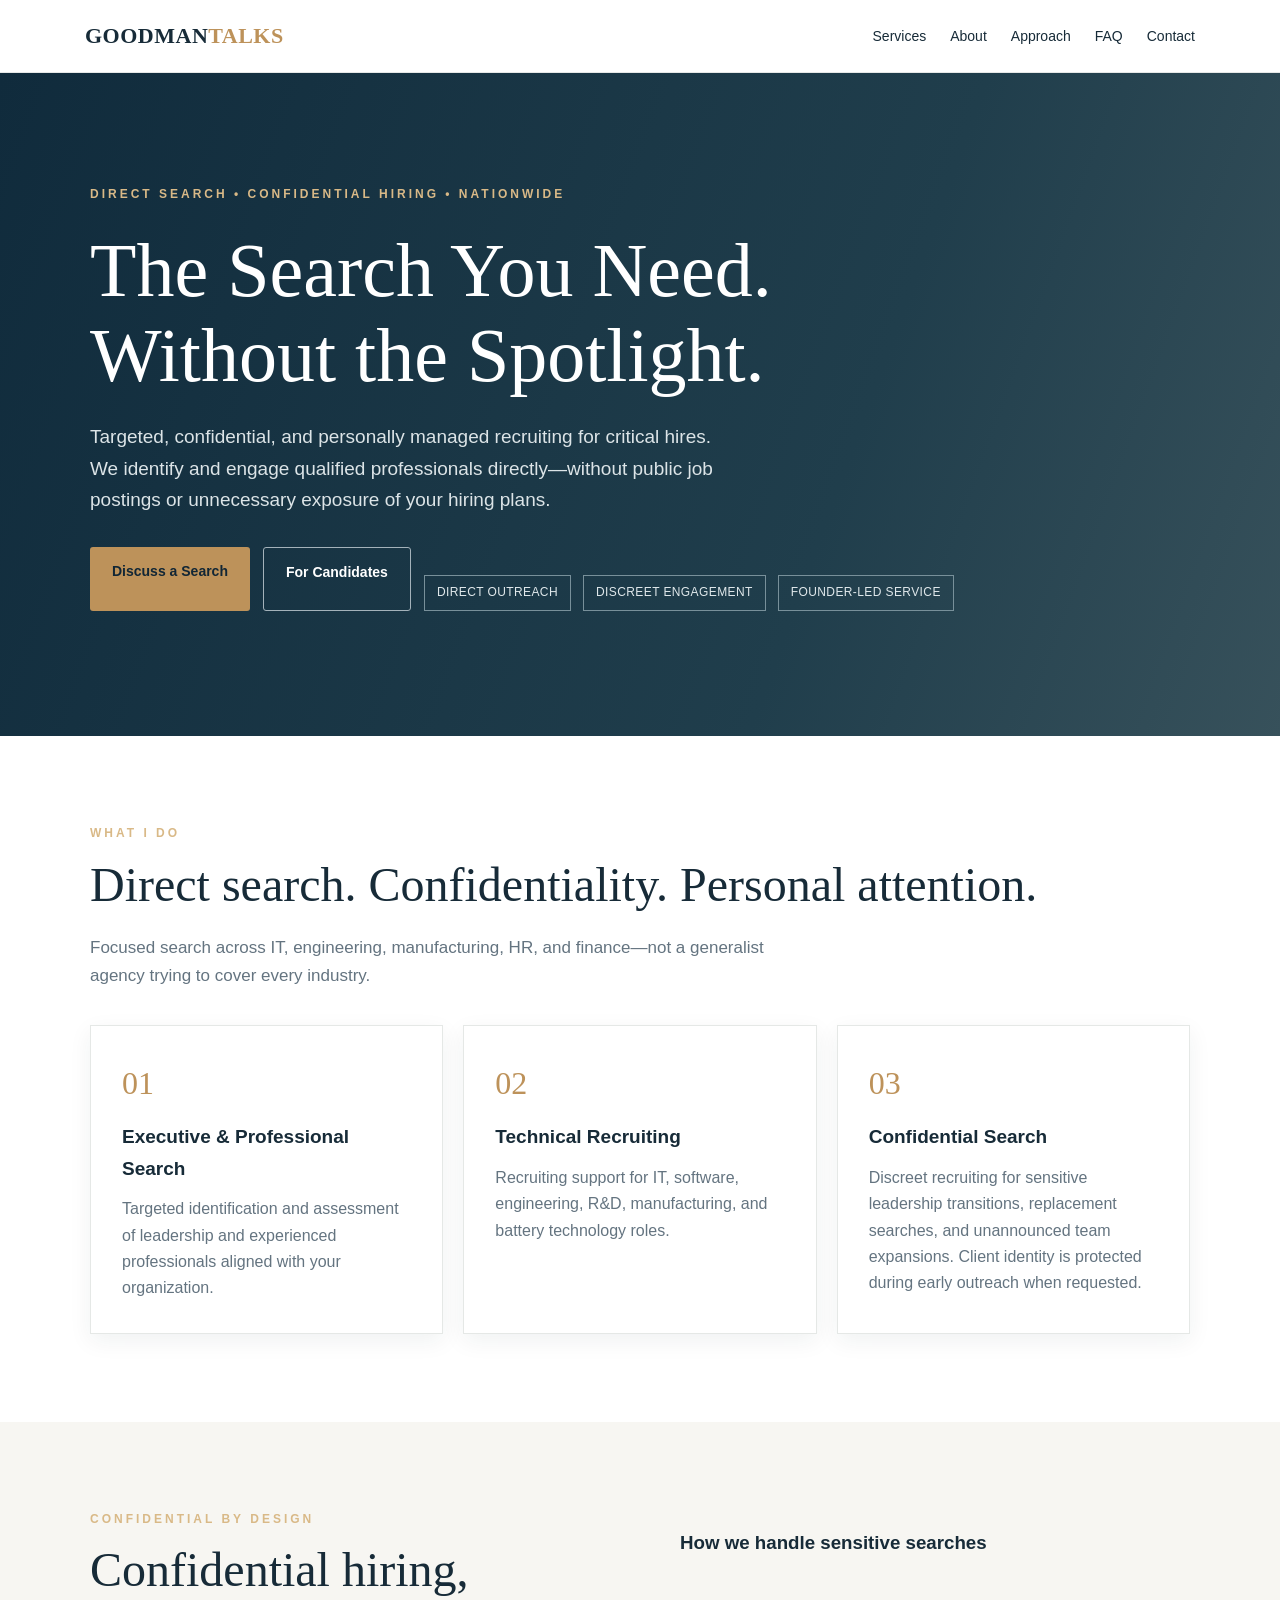
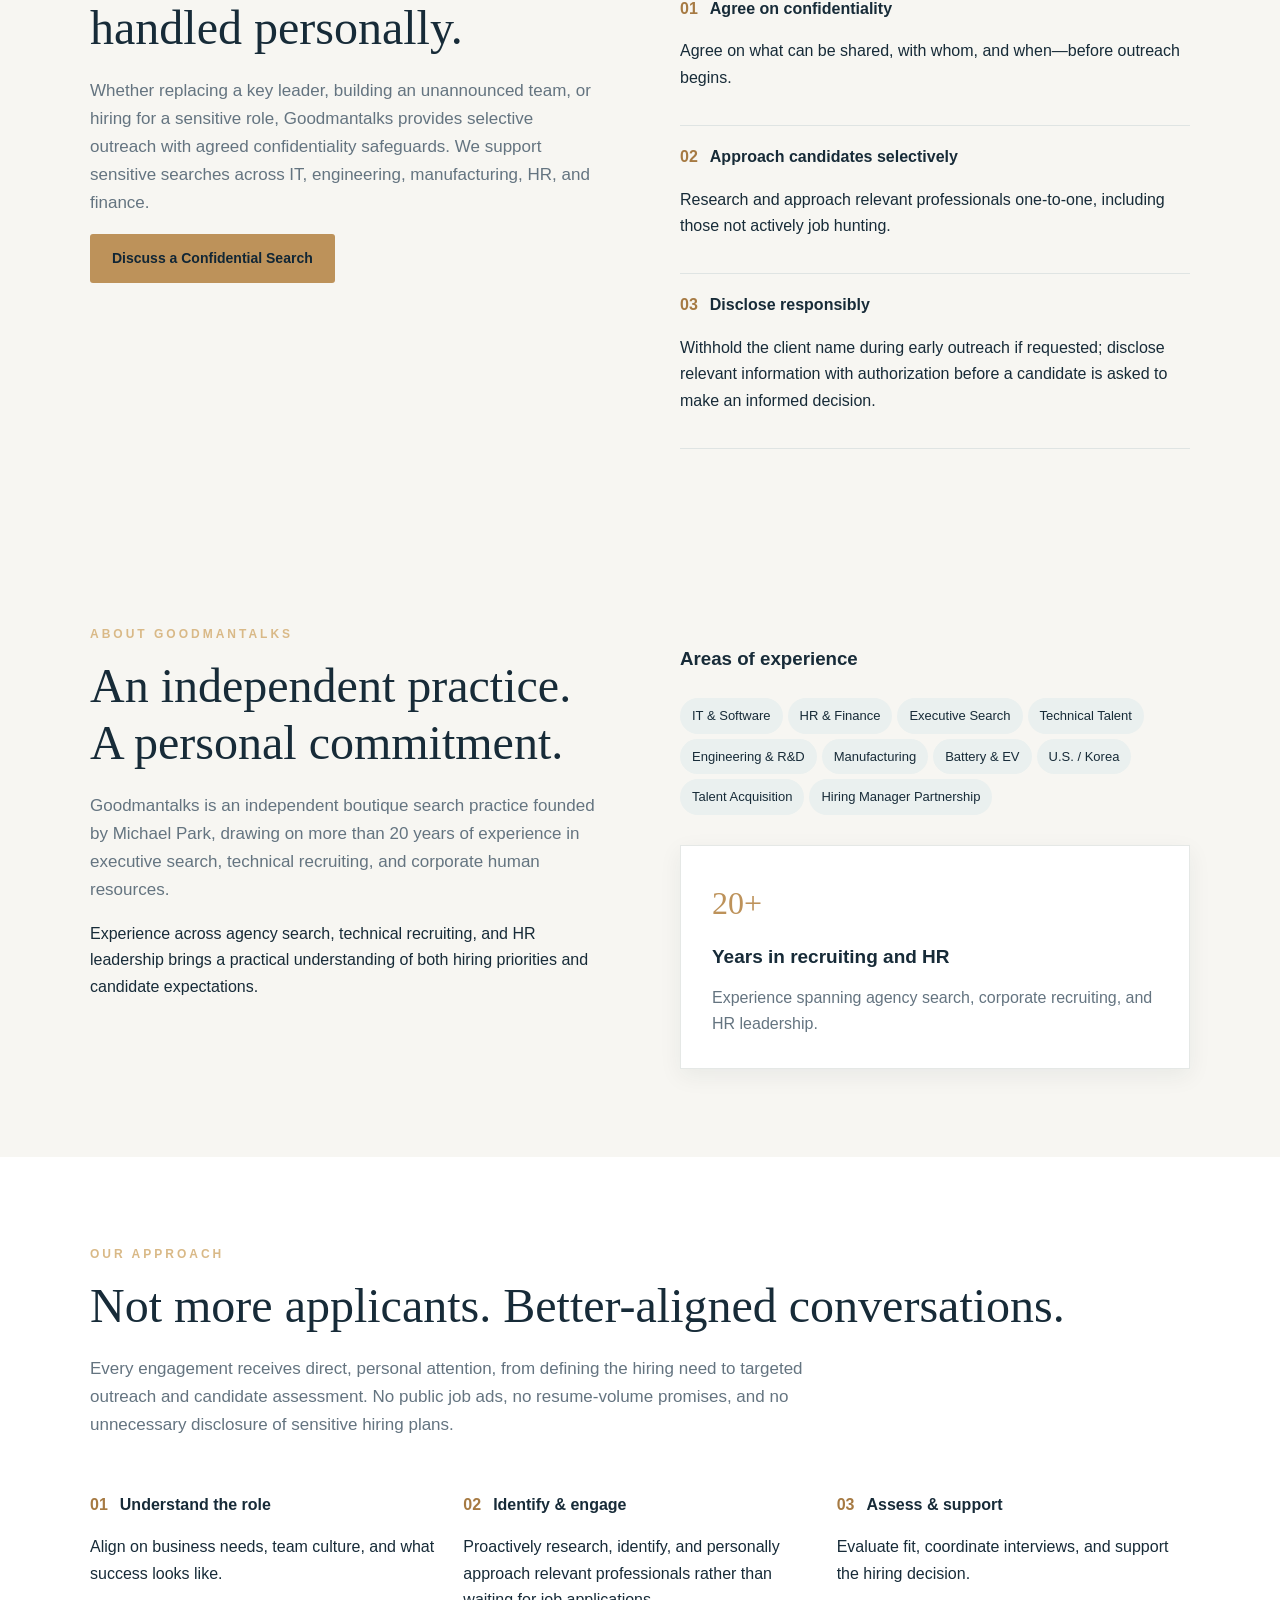
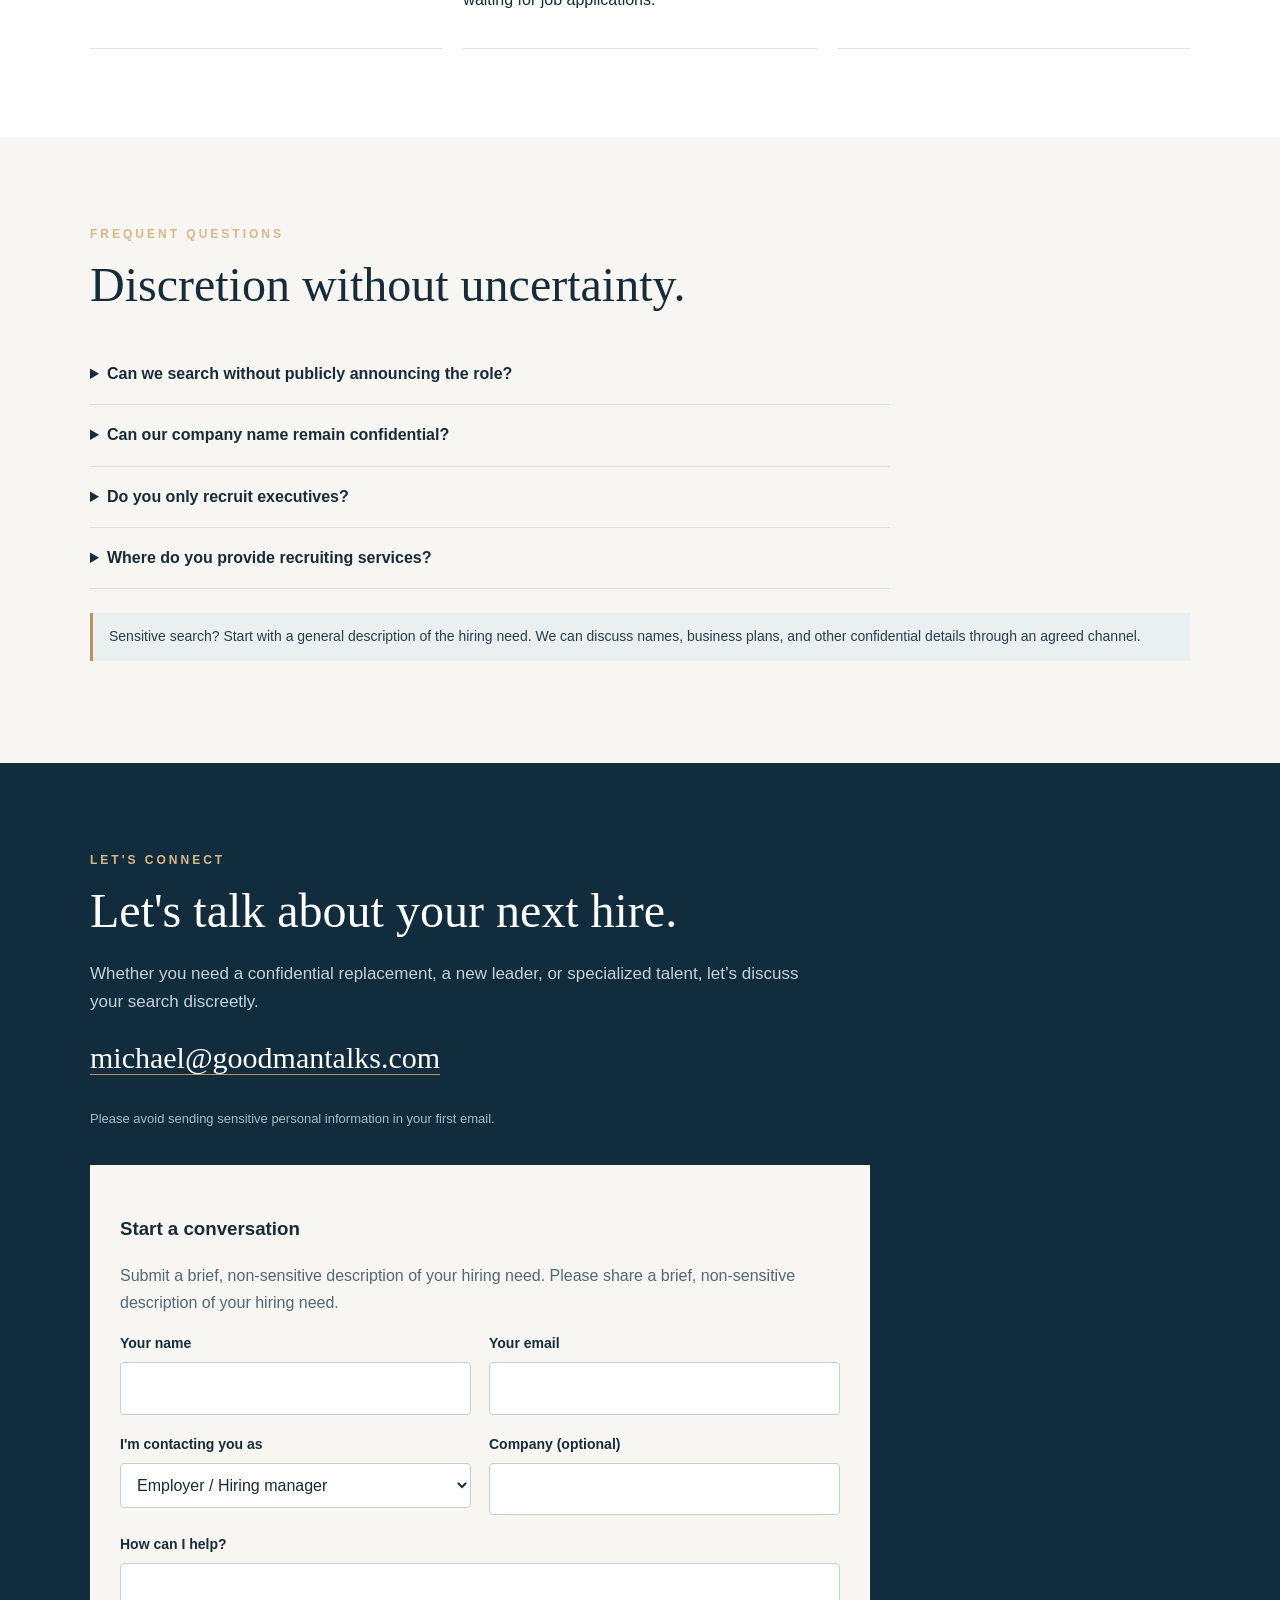
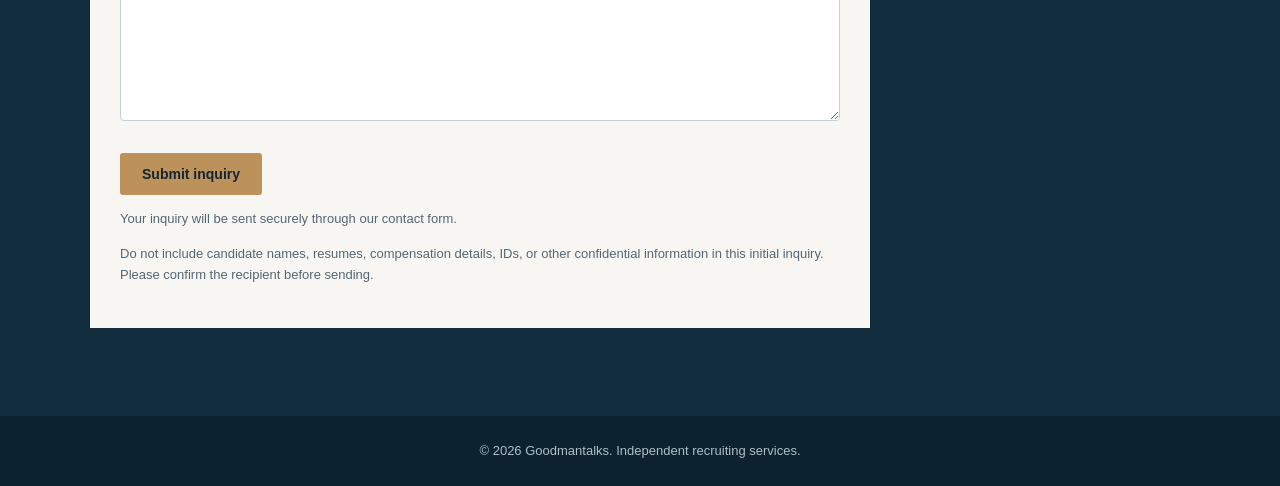
<file: index.html>
<!DOCTYPE html>
<html lang="en"><head><meta charset="UTF-8"><meta name="viewport" content="width=device-width, initial-scale=1"><meta name="description" content="Goodmantalks provides discreet, direct executive and professional search in IT, engineering, manufacturing, HR and finance."><title>Goodmantalks | Confidential Direct Search Nationwide</title><link rel="canonical" href="https://www.goodmantalks.com/"><style>
:root{--ink:#172b38;--muted:#647480;--accent:#bd925a;--paper:#f7f6f2;--white:#fff}*{box-sizing:border-box}html{scroll-behavior:smooth}body{margin:0;font-family:Inter,Arial,'Apple SD Gothic Neo',sans-serif;color:var(--ink);line-height:1.65}a{color:inherit;text-decoration:none}header{position:sticky;top:0;background:#ffffffed;backdrop-filter:blur(12px);z-index:10;border-bottom:1px solid #e6e8e7}.nav{max-width:1160px;margin:auto;padding:18px 25px;display:flex;justify-content:space-between;align-items:center;gap:18px}.logo{font-family:Georgia,serif;font-weight:bold;font-size:22px;letter-spacing:.5px}.logo span{color:var(--accent)}nav{display:flex;gap:24px;align-items:center;font-size:14px}nav a:hover{color:#a6783e} :focus-visible{outline:3px solid #bd925a;outline-offset:3px} .skip{position:absolute;left:-9999px;top:5px;background:white;padding:8px;z-index:99}.skip:focus{left:8px}.lang{border:1px solid #d8dcd9;background:white;border-radius:30px;padding:8px 13px;cursor:pointer;color:var(--ink)}.hero{background:linear-gradient(110deg,#102b3c,#203e4c 65%,#37515b);color:white;padding:112px 25px 125px}.wrap{max-width:1100px;margin:auto}.eyebrow{font-size:12px;letter-spacing:3px;text-transform:uppercase;color:#d9b987;font-weight:700}.hero h1{font:normal clamp(43px,6vw,76px)/1.12 Georgia,serif;max-width:850px;margin:23px 0}.hero p{font-size:19px;color:#dce4e7;max-width:640px}.actions{display:flex;gap:13px;flex-wrap:wrap;margin-top:32px}.btn{display:inline-block;padding:13px 22px;border-radius:3px;background:var(--accent);color:#112635;font-weight:700;font-size:14px}.btn.alt{background:transparent;border:1px solid #a4b2ba;color:white}.section{padding:88px 25px}.section.alt{background:var(--paper)}h2{font:normal clamp(33px,4vw,48px)/1.2 Georgia,serif;margin:12px 0 20px}.intro{max-width:720px;color:var(--muted);font-size:17px}.grid{display:grid;grid-template-columns:repeat(3,1fr);gap:20px;margin-top:35px}.card{background:white;border:1px solid #e5e8e6;padding:31px;box-shadow:0 7px 22px #162b3610}.card .num{font-family:Georgia,serif;font-size:32px;color:var(--accent)}.card h3{font-size:19px;margin:12px 0}.card p{color:var(--muted);margin:0}.split{display:grid;grid-template-columns:1fr 1fr;gap:80px;align-items:start}.pill{display:inline-block;padding:7px 12px;background:#eaf0ef;border-radius:20px;margin:5px 5px 0 0;font-size:13px}.steps{counter-reset:step}.step{border-bottom:1px solid #dfe4e3;padding:18px 0}.step b{color:#a67a43;margin-right:12px}.contact{background:#112d3d;color:white}.contact .intro{color:#c4d1d7}.contact a.email{font-size:clamp(19px,3vw,30px);font-family:Georgia,serif;border-bottom:1px solid var(--accent);overflow-wrap:anywhere}.small{color:#a8bbc3;font-size:13px;margin-top:25px}footer{background:#0c2230;color:#aebfc7;padding:24px;text-align:center;font-size:13px}.field{display:flex;flex-direction:column;gap:7px}.field label{font-size:14px;font-weight:700}.field input,.field select,.field textarea{font:inherit;padding:12px;border:1px solid #c5d0d4;border-radius:4px;width:100%;background:#fff;color:#172b38}.form-grid{display:grid;grid-template-columns:1fr 1fr;gap:18px}.inquiry{margin-top:36px;padding:30px;background:#f7f6f2;color:#172b38;max-width:780px}.inquiry p{color:#536775}.inquiry button{border:0;cursor:pointer}.note{font-size:13px}.mobile-toggle{display:none}@media(max-width:760px){nav{gap:12px;flex-wrap:wrap;justify-content:flex-end}nav a{display:none}.hero{padding:80px 24px}.grid,.split{grid-template-columns:1fr}.split{gap:25px}.section{padding:65px 24px}.form-grid{grid-template-columns:1fr}.inquiry{padding:20px}}
.trustline{display:flex;flex-wrap:wrap;gap:12px;margin-top:28px}.trustline span{border:1px solid #78909a;padding:7px 12px;font-size:12px;letter-spacing:.4px;color:#e0e8eb}.faq{max-width:800px;margin-top:30px}.faq details{border-bottom:1px solid #dbe2e3;padding:17px 0}.faq summary{cursor:pointer;font-weight:700}.faq p{color:var(--muted);margin:12px 0 0}.notice{border-left:3px solid var(--accent);padding:12px 16px;background:#eaf0ef;color:#263e4c;margin-top:24px;font-size:14px}@media(max-width:760px){.nav{align-items:flex-start}.logo{font-size:19px}nav{gap:9px}nav a{display:inline;font-size:12px}.hero h1{font-size:clamp(37px,9vw,55px)}}
</style></head><body><a class="skip" href="#main">Skip to content</a><header><div class="nav"><a href="#home" class="logo">GOODMAN<span>TALKS</span></a><nav><a href="#services" data-i="navServices">Services</a><a href="#about" data-i="navAbout">About</a><a href="#approach" data-i="navApproach">Approach</a><a href="#questions">FAQ</a><a href="#contact" data-i="navContact">Contact</a></nav></div></header>
<main id="main"><section class="hero" id="home"><div class="wrap"><div class="eyebrow" data-i="heroTag">DIRECT SEARCH • CONFIDENTIAL HIRING • NATIONWIDE</div><h1 data-i="heroTitle">The Search You Need.<br>Without the Spotlight.</h1><p data-i="heroDesc">Targeted, confidential, and personally managed recruiting for critical hires. We identify and engage qualified professionals directly—without public job postings or unnecessary exposure of your hiring plans.</p><div class="actions"><a class="btn" href="#contact" data-i="hire">Discuss a Search</a><a class="btn alt" href="mailto:michael@goodmantalks.com?subject=Candidate%20Introduction" data-i="candidate">For Candidates</a><div class="trustline"><span>DIRECT OUTREACH</span><span>DISCREET ENGAGEMENT</span><span>FOUNDER-LED SERVICE</span></div></div></div></section>
<section class="section" id="services"><div class="wrap"><div class="eyebrow" data-i="serviceTag">WHAT I DO</div><h2 data-i="serviceTitle">Direct search. Confidentiality. Personal attention.</h2><p class="intro" data-i="serviceIntro">Focused search across IT, engineering, manufacturing, HR, and finance—not a generalist agency trying to cover every industry.</p><div class="grid"><article class="card"><div class="num">01</div><h3 data-i="s1">Executive & Professional Search</h3><p data-i="s1d">Targeted identification and assessment of leadership and experienced professionals aligned with your organization.</p></article><article class="card"><div class="num">02</div><h3 data-i="s2">Technical Recruiting</h3><p data-i="s2d">Recruiting support for IT, software, engineering, R&D, manufacturing, and battery technology roles.</p></article><article class="card"><div class="num">03</div><h3>Confidential Search</h3><p>Discreet recruiting for sensitive leadership transitions, replacement searches, and unannounced team expansions. Client identity is protected during early outreach when requested.</p></article></div></div></section>
<section class="section alt" id="confidential"><div class="wrap split"><div><div class="eyebrow">CONFIDENTIAL BY DESIGN</div><h2>Confidential hiring, handled personally.</h2><p class="intro">Whether replacing a key leader, building an unannounced team, or hiring for a sensitive role, Goodmantalks provides selective outreach with agreed confidentiality safeguards. We support sensitive searches across IT, engineering, manufacturing, HR, and finance.</p><a class="btn" href="#contact">Discuss a Confidential Search</a></div><div><h3>How we handle sensitive searches</h3><div class="step"><b>01</b><strong>Agree on confidentiality</strong><p>Agree on what can be shared, with whom, and when—before outreach begins.</p></div><div class="step"><b>02</b><strong>Approach candidates selectively</strong><p>Research and approach relevant professionals one-to-one, including those not actively job hunting.</p></div><div class="step"><b>03</b><strong>Disclose responsibly</strong><p>Withhold the client name during early outreach if requested; disclose relevant information with authorization before a candidate is asked to make an informed decision.</p></div></div></div></section><section class="section alt" id="about"><div class="wrap split"><div><div class="eyebrow" data-i="aboutTag">ABOUT GOODMANTALKS</div><h2 data-i="aboutTitle">An independent practice. A personal commitment.</h2><p class="intro" data-i="aboutText">Goodmantalks is an independent boutique search practice founded by Michael Park, drawing on more than 20 years of experience in executive search, technical recruiting, and corporate human resources.</p><p data-i="aboutText2">Experience across agency search, technical recruiting, and HR leadership brings a practical understanding of both hiring priorities and candidate expectations.</p></div><div><h3 data-i="focusTitle">Areas of experience</h3><div><span class="pill">IT & Software</span><span class="pill">HR & Finance</span><span class="pill">Executive Search</span><span class="pill">Technical Talent</span><span class="pill">Engineering & R&D</span><span class="pill">Manufacturing</span><span class="pill">Battery & EV</span><span class="pill">U.S. / Korea</span><span class="pill">Talent Acquisition</span><span class="pill">Hiring Manager Partnership</span></div><div class="card" style="margin-top:30px"><div class="num">20+</div><h3 data-i="years">Years in recruiting and HR</h3><p data-i="yearsDesc">Experience spanning agency search, corporate recruiting, and HR leadership.</p></div></div></div></section>
<section class="section" id="approach"><div class="wrap"><div class="eyebrow" data-i="approachTag">OUR APPROACH</div><h2 data-i="approachTitle">Not more applicants. Better-aligned conversations.</h2><p class="intro">Every engagement receives direct, personal attention, from defining the hiring need to targeted outreach and candidate assessment. No public job ads, no resume-volume promises, and no unnecessary disclosure of sensitive hiring plans.</p><div class="grid"><div class="step"><b>01</b><strong data-i="a1">Understand the role</strong><p data-i="a1d">Align on business needs, team culture, and what success looks like.</p></div><div class="step"><b>02</b><strong data-i="a2">Identify & engage</strong><p data-i="a2d">Proactively research, identify, and personally approach relevant professionals rather than waiting for job applications.</p></div><div class="step"><b>03</b><strong data-i="a3">Assess & support</strong><p data-i="a3d">Evaluate fit, coordinate interviews, and support the hiring decision.</p></div></div></div></section>
<section class="section alt" id="questions"><div class="wrap"><div class="eyebrow">FREQUENT QUESTIONS</div><h2>Discretion without uncertainty.</h2><div class="faq"><details><summary>Can we search without publicly announcing the role?</summary><p>Yes. Goodmantalks uses targeted, one-to-one outreach rather than public job advertisements. Before beginning, we agree on the information that may be shared with candidates.</p></details><details><summary>Can our company name remain confidential?</summary><p>During initial outreach, we can withhold your company name when requested. We establish an appropriate disclosure stage so candidates receive the information they need before proceeding.</p></details><details><summary>Do you only recruit executives?</summary><p>No. Searches can include managers, technical specialists, and experienced professionals in IT, engineering, manufacturing, HR, and finance.</p></details><details><summary>Where do you provide recruiting services?</summary><p>Goodmantalks is based in the United States and works with clients nationwide.</p></details></div><p class="notice">Sensitive search? Start with a general description of the hiring need. We can discuss names, business plans, and other confidential details through an agreed channel.</p></div></section>
<section class="section contact" id="contact"><div class="wrap"><div class="eyebrow" data-i="contactTag">LET'S CONNECT</div><h2 data-i="contactTitle">Let's talk about your next hire.</h2><p class="intro" data-i="contactDesc">Whether you need a confidential replacement, a new leader, or specialized talent, let’s discuss your search discreetly.</p><p><a class="email" href="mailto:michael@goodmantalks.com">michael@goodmantalks.com</a></p><p></p><p class="small" data-i="privacy">Please avoid sending sensitive personal information in your first email.</p>
<div class="inquiry"><h3 data-i="formTitle">Start a conversation</h3><p data-i="formIntro">Submit a brief, non-sensitive description of your hiring need. Please share a brief, non-sensitive description of your hiring need.</p><form id="inquiryForm" method="POST" action="https://formspree.io/f/myeekqep" data-form-endpoint="https://formspree.io/f/myeekqep" ><div class="form-grid"><div class="field"><label for="person" data-i="formName">Your name</label><input id="person" name="person" autocomplete="name" maxlength="100" required></div><div class="field"><label for="email" data-i="formEmail">Your email</label><input id="email" name="email" type="email" autocomplete="email" maxlength="160" required></div><div class="field"><label for="inquiryType" data-i="formType">I'm contacting you as</label><select id="inquiryType" name="inquiryType"><option value="Employer">Employer / Hiring manager</option><option value="Confidential Search">Confidential hiring inquiry</option><option value="Candidate">Candidate</option><option value="Other">Other</option></select></div><div class="field"><label for="company" data-i="formCompany">Company (optional)</label><input id="company" name="company" maxlength="120" autocomplete="organization"></div></div><div class="field" style="margin-top:18px"><label for="message" data-i="formMessage">How can I help?</label><textarea id="message" name="message" rows="5" maxlength="3000" required></textarea></div><div class="field" style="display:none" aria-hidden="true"><label for="website">Leave this field blank</label><input id="website" name="_gotcha" tabindex="-1" autocomplete="off"></div><div class="actions"><button class="btn" type="submit" data-i="formSend">Submit inquiry</button></div><p id="formStatus" role="status" aria-live="polite" class="note">Your inquiry will be sent securely through our contact form.</p><p class="note" data-i="formNote">Do not include candidate names, resumes, compensation details, IDs, or other confidential information in this initial inquiry. Please confirm the recipient before sending.</p></form></div></div></section></main><footer>© <span id="year"></span> Goodmantalks. <span data-i="rights">Independent recruiting services.</span></footer>
<script>document.getElementById('year').textContent=new Date().getFullYear();document.getElementById('inquiryForm').addEventListener('submit',async e=>{e.preventDefault();const f=e.currentTarget;const status=document.getElementById('formStatus');if(!f.reportValidity())return;const endpoint=f.dataset.formEndpoint;if(!endpoint){status.textContent='Online submission is not yet connected. Please email michael@goodmantalks.com directly.';return;}if(document.getElementById('website').value)return;const button=f.querySelector('button[type="submit"]');button.disabled=true;status.textContent='Sending your inquiry…';try{const response=await fetch(endpoint,{method:'POST',body:new FormData(f),headers:{Accept:'application/json'}});if(!response.ok)throw new Error('Submission failed');f.reset();status.textContent='Thank you. Your inquiry has been submitted.';}catch(error){status.textContent='We could not send your inquiry. Please email michael@goodmantalks.com directly.';}finally{button.disabled=false;}});</script></body></html>
</file>
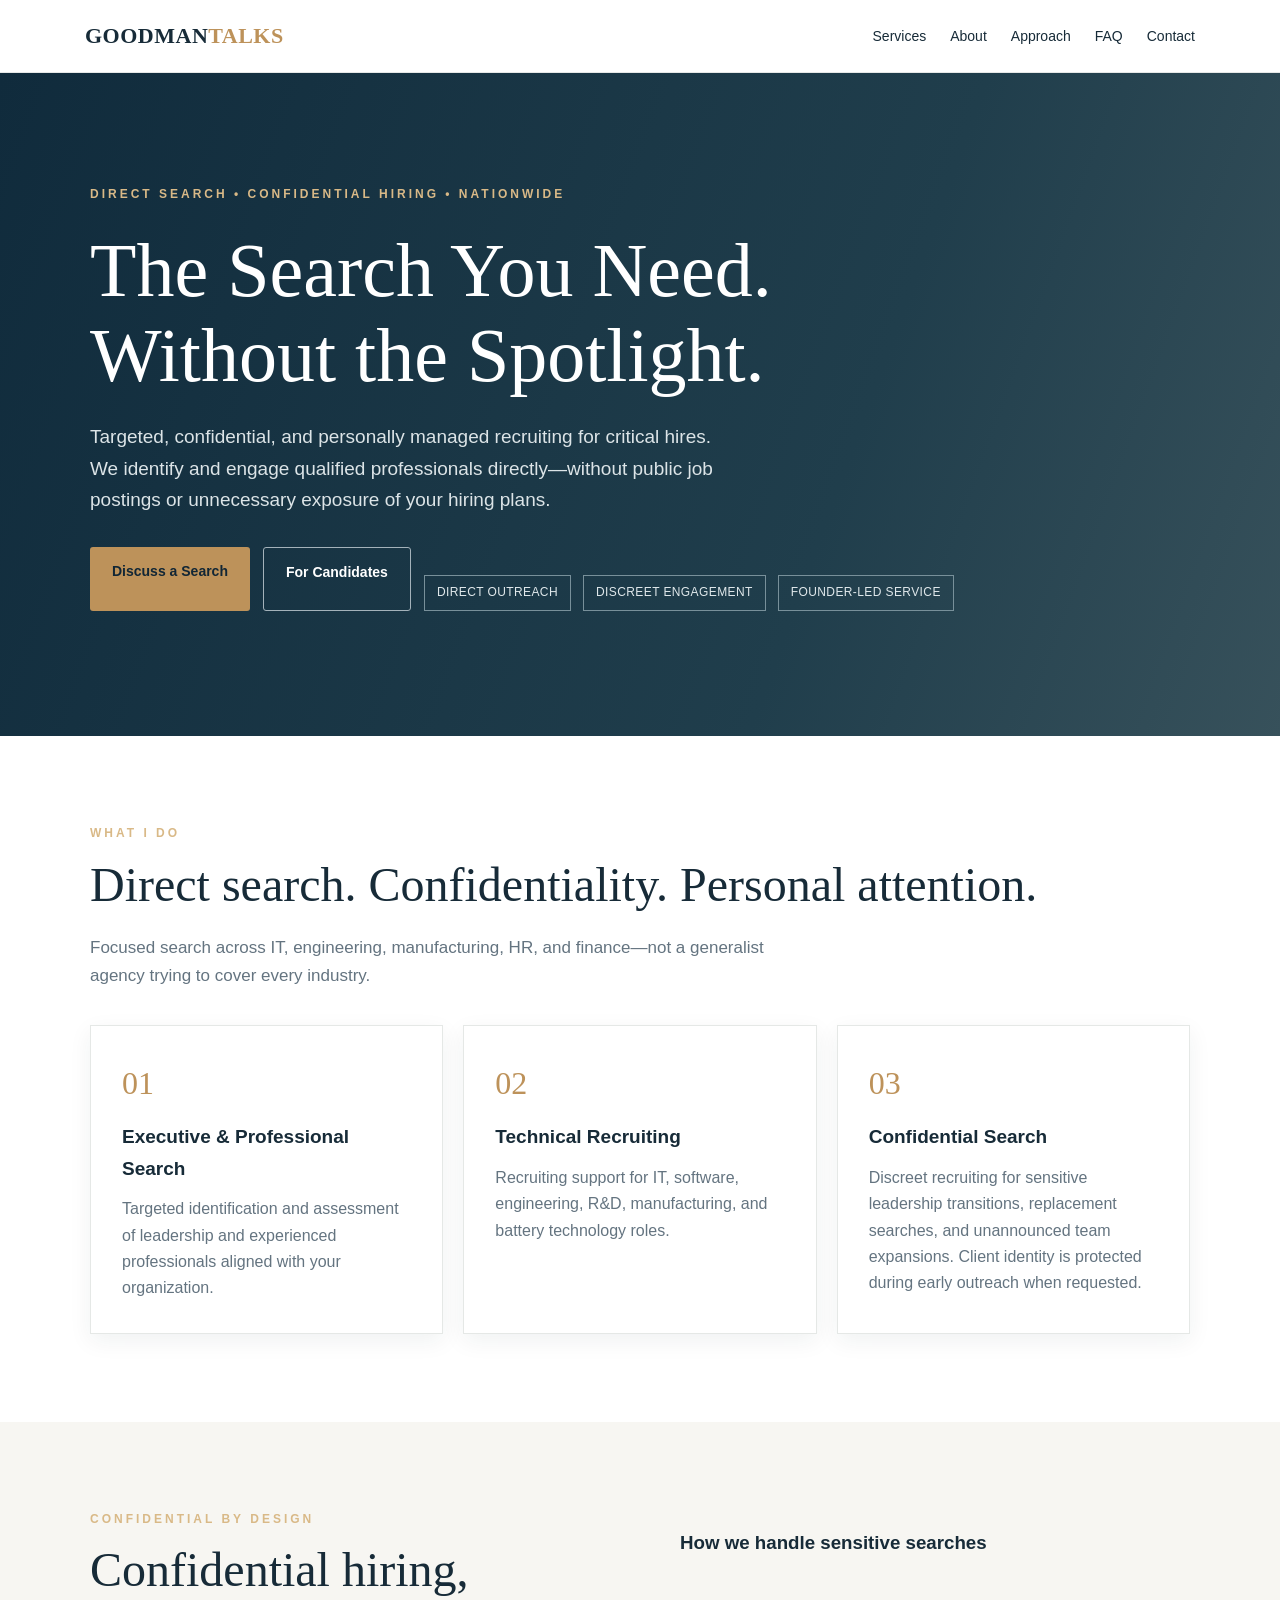
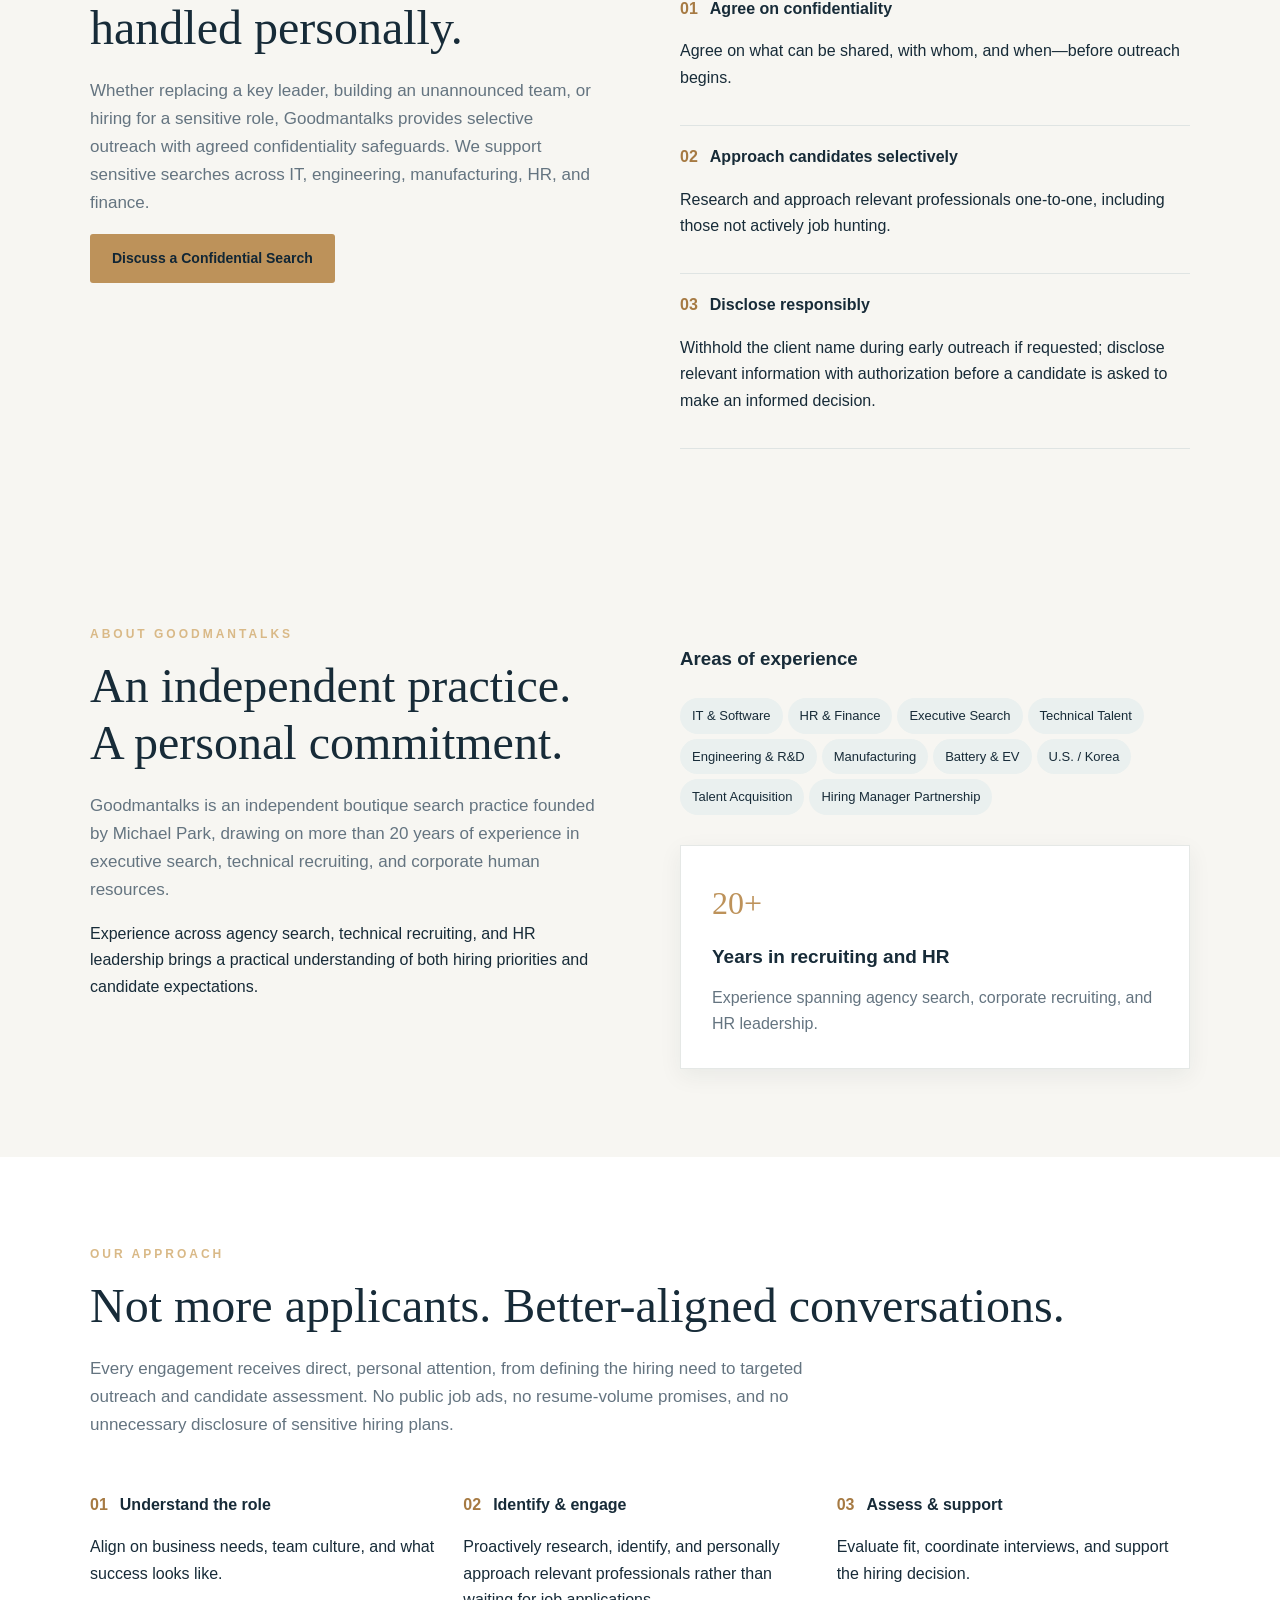
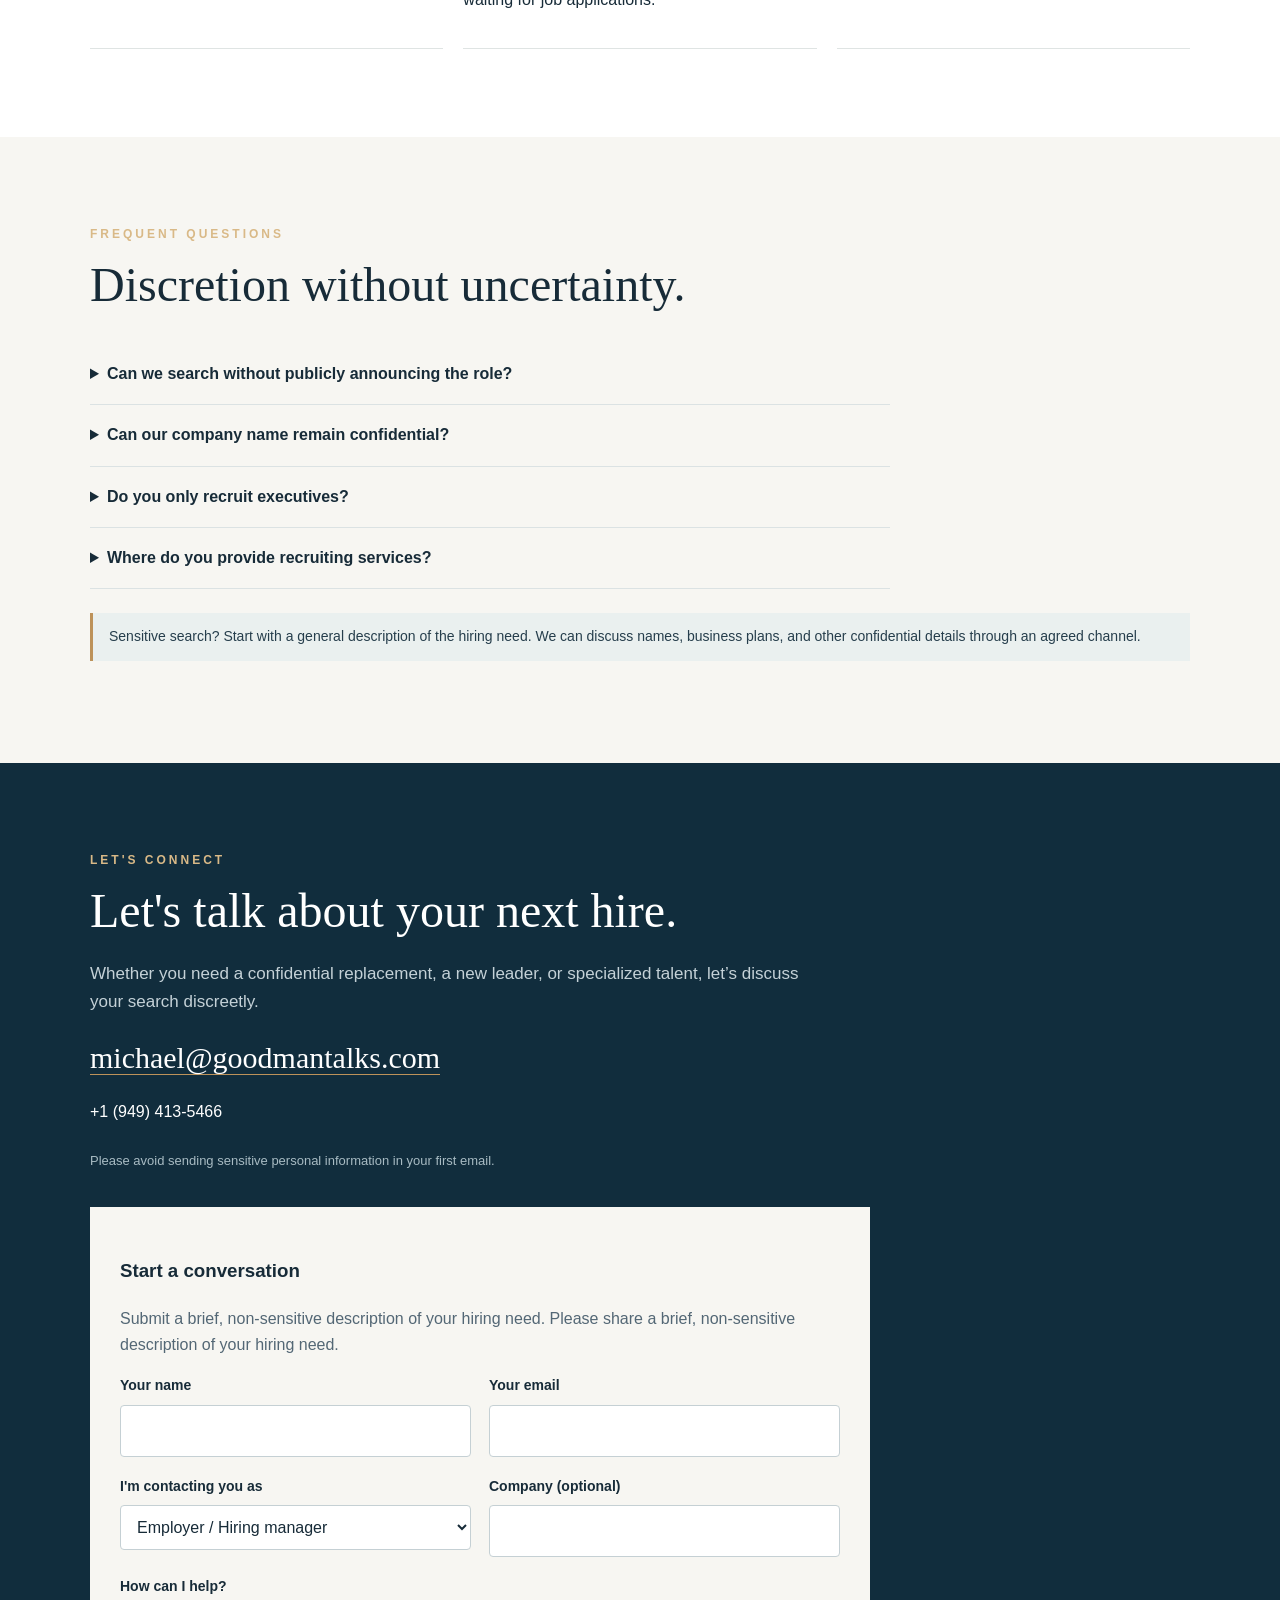
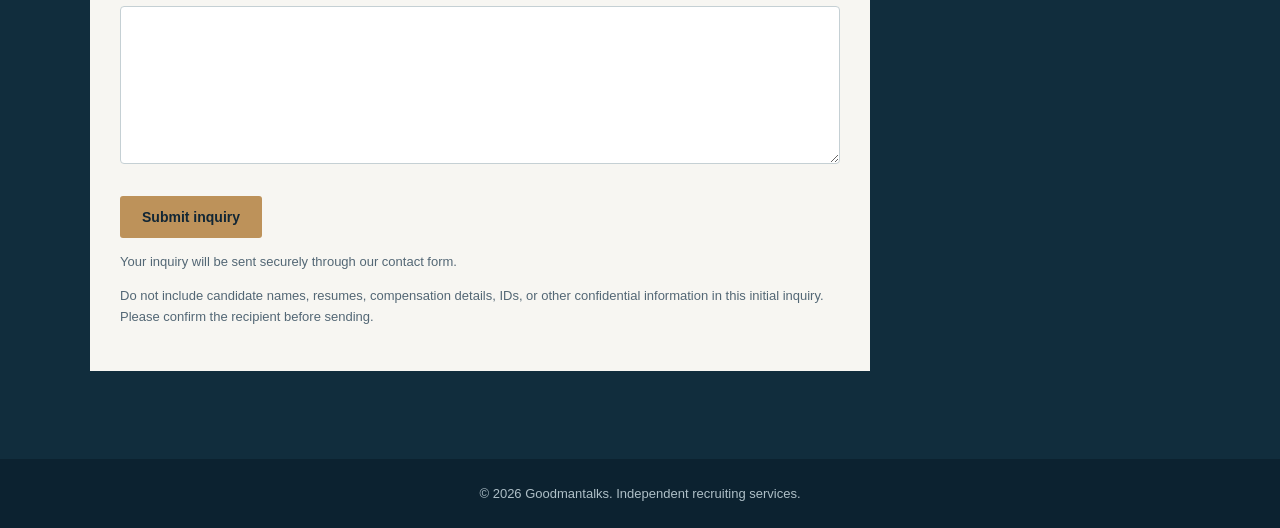
<file: index.hrml.html>
<!DOCTYPE html>
<html lang="en"><head><meta charset="UTF-8"><meta name="viewport" content="width=device-width, initial-scale=1"><meta name="description" content="Goodmantalks provides discreet, direct executive and professional search in IT, engineering, manufacturing, HR and finance."><title>Goodmantalks | Confidential Direct Search Nationwide</title><link rel="canonical" href="https://www.goodmantalks.com/"><style>
:root{--ink:#172b38;--muted:#647480;--accent:#bd925a;--paper:#f7f6f2;--white:#fff}*{box-sizing:border-box}html{scroll-behavior:smooth}body{margin:0;font-family:Inter,Arial,'Apple SD Gothic Neo',sans-serif;color:var(--ink);line-height:1.65}a{color:inherit;text-decoration:none}header{position:sticky;top:0;background:#ffffffed;backdrop-filter:blur(12px);z-index:10;border-bottom:1px solid #e6e8e7}.nav{max-width:1160px;margin:auto;padding:18px 25px;display:flex;justify-content:space-between;align-items:center;gap:18px}.logo{font-family:Georgia,serif;font-weight:bold;font-size:22px;letter-spacing:.5px}.logo span{color:var(--accent)}nav{display:flex;gap:24px;align-items:center;font-size:14px}nav a:hover{color:#a6783e} :focus-visible{outline:3px solid #bd925a;outline-offset:3px} .skip{position:absolute;left:-9999px;top:5px;background:white;padding:8px;z-index:99}.skip:focus{left:8px}.lang{border:1px solid #d8dcd9;background:white;border-radius:30px;padding:8px 13px;cursor:pointer;color:var(--ink)}.hero{background:linear-gradient(110deg,#102b3c,#203e4c 65%,#37515b);color:white;padding:112px 25px 125px}.wrap{max-width:1100px;margin:auto}.eyebrow{font-size:12px;letter-spacing:3px;text-transform:uppercase;color:#d9b987;font-weight:700}.hero h1{font:normal clamp(43px,6vw,76px)/1.12 Georgia,serif;max-width:850px;margin:23px 0}.hero p{font-size:19px;color:#dce4e7;max-width:640px}.actions{display:flex;gap:13px;flex-wrap:wrap;margin-top:32px}.btn{display:inline-block;padding:13px 22px;border-radius:3px;background:var(--accent);color:#112635;font-weight:700;font-size:14px}.btn.alt{background:transparent;border:1px solid #a4b2ba;color:white}.section{padding:88px 25px}.section.alt{background:var(--paper)}h2{font:normal clamp(33px,4vw,48px)/1.2 Georgia,serif;margin:12px 0 20px}.intro{max-width:720px;color:var(--muted);font-size:17px}.grid{display:grid;grid-template-columns:repeat(3,1fr);gap:20px;margin-top:35px}.card{background:white;border:1px solid #e5e8e6;padding:31px;box-shadow:0 7px 22px #162b3610}.card .num{font-family:Georgia,serif;font-size:32px;color:var(--accent)}.card h3{font-size:19px;margin:12px 0}.card p{color:var(--muted);margin:0}.split{display:grid;grid-template-columns:1fr 1fr;gap:80px;align-items:start}.pill{display:inline-block;padding:7px 12px;background:#eaf0ef;border-radius:20px;margin:5px 5px 0 0;font-size:13px}.steps{counter-reset:step}.step{border-bottom:1px solid #dfe4e3;padding:18px 0}.step b{color:#a67a43;margin-right:12px}.contact{background:#112d3d;color:white}.contact .intro{color:#c4d1d7}.contact a.email{font-size:clamp(19px,3vw,30px);font-family:Georgia,serif;border-bottom:1px solid var(--accent);overflow-wrap:anywhere}.small{color:#a8bbc3;font-size:13px;margin-top:25px}footer{background:#0c2230;color:#aebfc7;padding:24px;text-align:center;font-size:13px}.field{display:flex;flex-direction:column;gap:7px}.field label{font-size:14px;font-weight:700}.field input,.field select,.field textarea{font:inherit;padding:12px;border:1px solid #c5d0d4;border-radius:4px;width:100%;background:#fff;color:#172b38}.form-grid{display:grid;grid-template-columns:1fr 1fr;gap:18px}.inquiry{margin-top:36px;padding:30px;background:#f7f6f2;color:#172b38;max-width:780px}.inquiry p{color:#536775}.inquiry button{border:0;cursor:pointer}.note{font-size:13px}.mobile-toggle{display:none}@media(max-width:760px){nav{gap:12px;flex-wrap:wrap;justify-content:flex-end}nav a{display:none}.hero{padding:80px 24px}.grid,.split{grid-template-columns:1fr}.split{gap:25px}.section{padding:65px 24px}.form-grid{grid-template-columns:1fr}.inquiry{padding:20px}}
.trustline{display:flex;flex-wrap:wrap;gap:12px;margin-top:28px}.trustline span{border:1px solid #78909a;padding:7px 12px;font-size:12px;letter-spacing:.4px;color:#e0e8eb}.faq{max-width:800px;margin-top:30px}.faq details{border-bottom:1px solid #dbe2e3;padding:17px 0}.faq summary{cursor:pointer;font-weight:700}.faq p{color:var(--muted);margin:12px 0 0}.notice{border-left:3px solid var(--accent);padding:12px 16px;background:#eaf0ef;color:#263e4c;margin-top:24px;font-size:14px}@media(max-width:760px){.nav{align-items:flex-start}.logo{font-size:19px}nav{gap:9px}nav a{display:inline;font-size:12px}.hero h1{font-size:clamp(37px,9vw,55px)}}
</style></head><body><a class="skip" href="#main">Skip to content</a><header><div class="nav"><a href="#home" class="logo">GOODMAN<span>TALKS</span></a><nav><a href="#services" data-i="navServices">Services</a><a href="#about" data-i="navAbout">About</a><a href="#approach" data-i="navApproach">Approach</a><a href="#questions">FAQ</a><a href="#contact" data-i="navContact">Contact</a></nav></div></header>
<main id="main"><section class="hero" id="home"><div class="wrap"><div class="eyebrow" data-i="heroTag">DIRECT SEARCH • CONFIDENTIAL HIRING • NATIONWIDE</div><h1 data-i="heroTitle">The Search You Need.<br>Without the Spotlight.</h1><p data-i="heroDesc">Targeted, confidential, and personally managed recruiting for critical hires. We identify and engage qualified professionals directly—without public job postings or unnecessary exposure of your hiring plans.</p><div class="actions"><a class="btn" href="#contact" data-i="hire">Discuss a Search</a><a class="btn alt" href="mailto:michael@goodmantalks.com?subject=Candidate%20Introduction" data-i="candidate">For Candidates</a><div class="trustline"><span>DIRECT OUTREACH</span><span>DISCREET ENGAGEMENT</span><span>FOUNDER-LED SERVICE</span></div></div></div></section>
<section class="section" id="services"><div class="wrap"><div class="eyebrow" data-i="serviceTag">WHAT I DO</div><h2 data-i="serviceTitle">Direct search. Confidentiality. Personal attention.</h2><p class="intro" data-i="serviceIntro">Focused search across IT, engineering, manufacturing, HR, and finance—not a generalist agency trying to cover every industry.</p><div class="grid"><article class="card"><div class="num">01</div><h3 data-i="s1">Executive & Professional Search</h3><p data-i="s1d">Targeted identification and assessment of leadership and experienced professionals aligned with your organization.</p></article><article class="card"><div class="num">02</div><h3 data-i="s2">Technical Recruiting</h3><p data-i="s2d">Recruiting support for IT, software, engineering, R&D, manufacturing, and battery technology roles.</p></article><article class="card"><div class="num">03</div><h3>Confidential Search</h3><p>Discreet recruiting for sensitive leadership transitions, replacement searches, and unannounced team expansions. Client identity is protected during early outreach when requested.</p></article></div></div></section>
<section class="section alt" id="confidential"><div class="wrap split"><div><div class="eyebrow">CONFIDENTIAL BY DESIGN</div><h2>Confidential hiring, handled personally.</h2><p class="intro">Whether replacing a key leader, building an unannounced team, or hiring for a sensitive role, Goodmantalks provides selective outreach with agreed confidentiality safeguards. We support sensitive searches across IT, engineering, manufacturing, HR, and finance.</p><a class="btn" href="#contact">Discuss a Confidential Search</a></div><div><h3>How we handle sensitive searches</h3><div class="step"><b>01</b><strong>Agree on confidentiality</strong><p>Agree on what can be shared, with whom, and when—before outreach begins.</p></div><div class="step"><b>02</b><strong>Approach candidates selectively</strong><p>Research and approach relevant professionals one-to-one, including those not actively job hunting.</p></div><div class="step"><b>03</b><strong>Disclose responsibly</strong><p>Withhold the client name during early outreach if requested; disclose relevant information with authorization before a candidate is asked to make an informed decision.</p></div></div></div></section><section class="section alt" id="about"><div class="wrap split"><div><div class="eyebrow" data-i="aboutTag">ABOUT GOODMANTALKS</div><h2 data-i="aboutTitle">An independent practice. A personal commitment.</h2><p class="intro" data-i="aboutText">Goodmantalks is an independent boutique search practice founded by Michael Park, drawing on more than 20 years of experience in executive search, technical recruiting, and corporate human resources.</p><p data-i="aboutText2">Experience across agency search, technical recruiting, and HR leadership brings a practical understanding of both hiring priorities and candidate expectations.</p></div><div><h3 data-i="focusTitle">Areas of experience</h3><div><span class="pill">IT & Software</span><span class="pill">HR & Finance</span><span class="pill">Executive Search</span><span class="pill">Technical Talent</span><span class="pill">Engineering & R&D</span><span class="pill">Manufacturing</span><span class="pill">Battery & EV</span><span class="pill">U.S. / Korea</span><span class="pill">Talent Acquisition</span><span class="pill">Hiring Manager Partnership</span></div><div class="card" style="margin-top:30px"><div class="num">20+</div><h3 data-i="years">Years in recruiting and HR</h3><p data-i="yearsDesc">Experience spanning agency search, corporate recruiting, and HR leadership.</p></div></div></div></section>
<section class="section" id="approach"><div class="wrap"><div class="eyebrow" data-i="approachTag">OUR APPROACH</div><h2 data-i="approachTitle">Not more applicants. Better-aligned conversations.</h2><p class="intro">Every engagement receives direct, personal attention, from defining the hiring need to targeted outreach and candidate assessment. No public job ads, no resume-volume promises, and no unnecessary disclosure of sensitive hiring plans.</p><div class="grid"><div class="step"><b>01</b><strong data-i="a1">Understand the role</strong><p data-i="a1d">Align on business needs, team culture, and what success looks like.</p></div><div class="step"><b>02</b><strong data-i="a2">Identify & engage</strong><p data-i="a2d">Proactively research, identify, and personally approach relevant professionals rather than waiting for job applications.</p></div><div class="step"><b>03</b><strong data-i="a3">Assess & support</strong><p data-i="a3d">Evaluate fit, coordinate interviews, and support the hiring decision.</p></div></div></div></section>
<section class="section alt" id="questions"><div class="wrap"><div class="eyebrow">FREQUENT QUESTIONS</div><h2>Discretion without uncertainty.</h2><div class="faq"><details><summary>Can we search without publicly announcing the role?</summary><p>Yes. Goodmantalks uses targeted, one-to-one outreach rather than public job advertisements. Before beginning, we agree on the information that may be shared with candidates.</p></details><details><summary>Can our company name remain confidential?</summary><p>During initial outreach, we can withhold your company name when requested. We establish an appropriate disclosure stage so candidates receive the information they need before proceeding.</p></details><details><summary>Do you only recruit executives?</summary><p>No. Searches can include managers, technical specialists, and experienced professionals in IT, engineering, manufacturing, HR, and finance.</p></details><details><summary>Where do you provide recruiting services?</summary><p>Goodmantalks is based in the United States and works with clients nationwide.</p></details></div><p class="notice">Sensitive search? Start with a general description of the hiring need. We can discuss names, business plans, and other confidential details through an agreed channel.</p></div></section>
<section class="section contact" id="contact"><div class="wrap"><div class="eyebrow" data-i="contactTag">LET'S CONNECT</div><h2 data-i="contactTitle">Let's talk about your next hire.</h2><p class="intro" data-i="contactDesc">Whether you need a confidential replacement, a new leader, or specialized talent, let’s discuss your search discreetly.</p><p><a class="email" href="mailto:michael@goodmantalks.com">michael@goodmantalks.com</a></p><p><a href="tel:+19494135466">+1 (949) 413-5466</a></p><p class="small" data-i="privacy">Please avoid sending sensitive personal information in your first email.</p>
<div class="inquiry"><h3 data-i="formTitle">Start a conversation</h3><p data-i="formIntro">Submit a brief, non-sensitive description of your hiring need. Please share a brief, non-sensitive description of your hiring need.</p><form id="inquiryForm" method="POST" action="https://formspree.io/f/myeekqep" data-form-endpoint="https://formspree.io/f/myeekqep" ><div class="form-grid"><div class="field"><label for="person" data-i="formName">Your name</label><input id="person" name="person" autocomplete="name" maxlength="100" required></div><div class="field"><label for="email" data-i="formEmail">Your email</label><input id="email" name="email" type="email" autocomplete="email" maxlength="160" required></div><div class="field"><label for="inquiryType" data-i="formType">I'm contacting you as</label><select id="inquiryType" name="inquiryType"><option value="Employer">Employer / Hiring manager</option><option value="Confidential Search">Confidential hiring inquiry</option><option value="Candidate">Candidate</option><option value="Other">Other</option></select></div><div class="field"><label for="company" data-i="formCompany">Company (optional)</label><input id="company" name="company" maxlength="120" autocomplete="organization"></div></div><div class="field" style="margin-top:18px"><label for="message" data-i="formMessage">How can I help?</label><textarea id="message" name="message" rows="5" maxlength="3000" required></textarea></div><div class="field" style="display:none" aria-hidden="true"><label for="website">Leave this field blank</label><input id="website" name="_gotcha" tabindex="-1" autocomplete="off"></div><div class="actions"><button class="btn" type="submit" data-i="formSend">Submit inquiry</button></div><p id="formStatus" role="status" aria-live="polite" class="note">Your inquiry will be sent securely through our contact form.</p><p class="note" data-i="formNote">Do not include candidate names, resumes, compensation details, IDs, or other confidential information in this initial inquiry. Please confirm the recipient before sending.</p></form></div></div></section></main><footer>© <span id="year"></span> Goodmantalks. <span data-i="rights">Independent recruiting services.</span></footer>
<script>document.getElementById('year').textContent=new Date().getFullYear();document.getElementById('inquiryForm').addEventListener('submit',async e=>{e.preventDefault();const f=e.currentTarget;const status=document.getElementById('formStatus');if(!f.reportValidity())return;const endpoint=f.dataset.formEndpoint;if(!endpoint){status.textContent='Online submission is not yet connected. Please email michael@goodmantalks.com directly.';return;}if(document.getElementById('website').value)return;const button=f.querySelector('button[type="submit"]');button.disabled=true;status.textContent='Sending your inquiry…';try{const response=await fetch(endpoint,{method:'POST',body:new FormData(f),headers:{Accept:'application/json'}});if(!response.ok)throw new Error('Submission failed');f.reset();status.textContent='Thank you. Your inquiry has been submitted.';}catch(error){status.textContent='We could not send your inquiry. Please email michael@goodmantalks.com directly.';}finally{button.disabled=false;}});</script></body></html>
</file>
